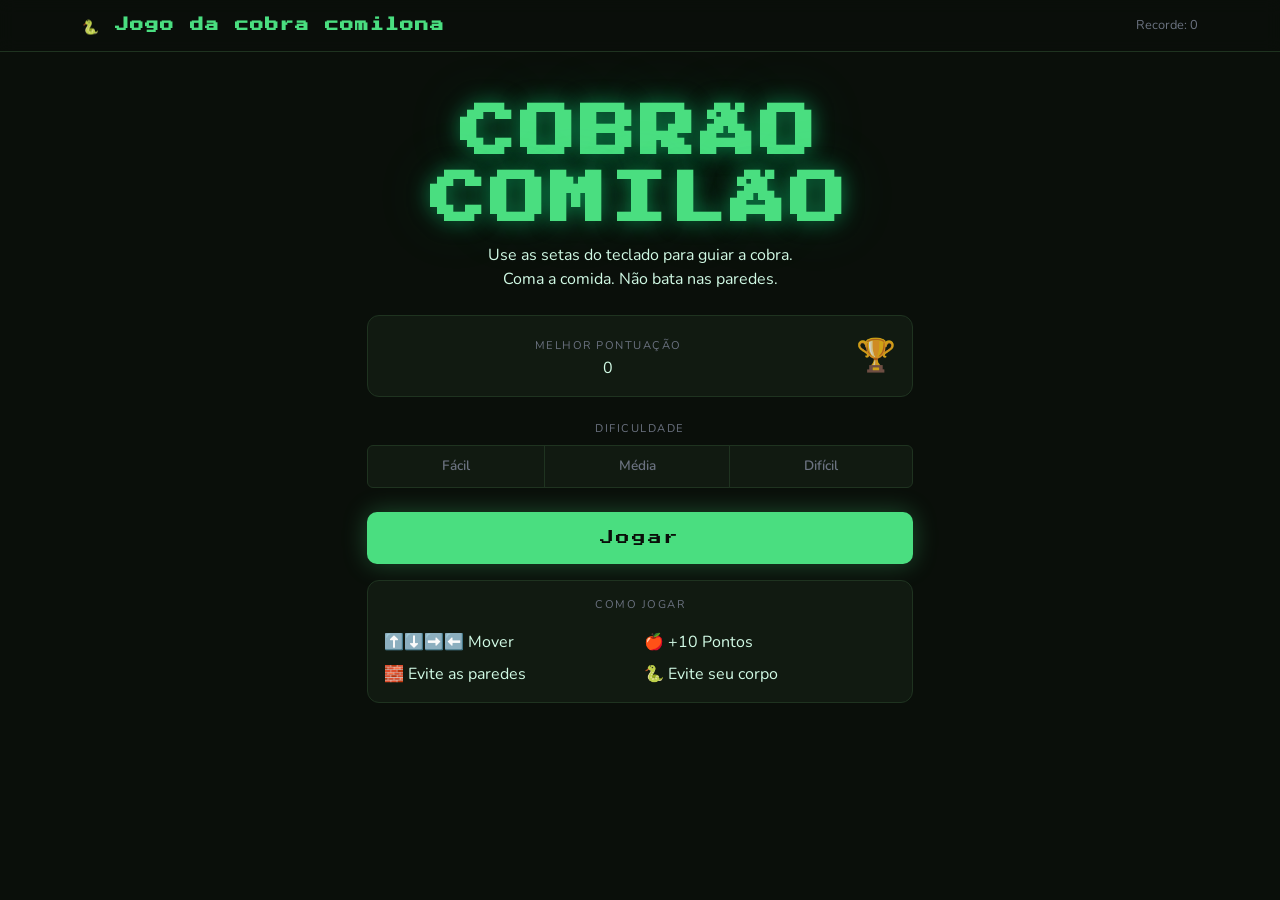
<file: index.html>
<!DOCTYPE html>
<html lang="en">
<head>
    <meta charset="UTF-8">
    <meta name="viewport" content="width=device-width, initial-scale=1.0">
    <title>SnakeMenu</title>
    <link rel="stylesheet" href="https://cdn.jsdelivr.net/npm/bootstrap@5.3.8/dist/css/bootstrap.min.css">
    <link rel="stylesheet" href="index.css">
</head>
<body>
    <header>
        <nav class="navbar navbar-dark">
            <div class="container">
                <span class="navbar-brand fw-bold fs-4">🐍 Jogo da cobra comilona </span>
                <span class="navbar-text" id="nav-recorde">Recorde: 0</span>
            </div>
        </nav>
    </header>

    <main class="container py-5">
        <div class="row justify-content-center">
            <div class="col-12 col-md-8 col-lg-6 text-center">
                <div class="titulo-bloco mb-4">
                    <h1 class="display-3 fw-bold titulo-jogo">COBRÃO COMILÃO</h1>
                    <p class="lead-subtitulo">Use as setas do teclado para guiar a cobra. <br> Coma a comida. Não bata nas paredes.</p>
                </div>
                <div class="card card-recorde mb-4">
                    <div class="card-body py-3">
                        <div class="row align-itens-center">
                            <div class="col">
                                <span class="label-card">Melhor pontuação</span>
                                <div class="valor recorde" id="recorde-display">0</div>
                            </div>
                            <div class="col-auto">
                                <span class="icone-trofeu">🏆</span>
                            </div>
                        </div>
                    </div>
                </div>
                <div class="mb-4">
                    <p class="label-secao mb-2">Dificuldade</p>
                    <div class="btn-group w-100" role="group">
                        <input type="radio" class="btn-check" name="dificuldade" id="facil" value="200">
                        <label class="btn btn-outline-dif" for="facil">Fácil</label>

                        <input type="radio" class="btn-check" name="dificuldade" id="media" value="130">
                        <label class="btn btn-outline-dif" for="media">Média</label>

                        <input type="radio" class="btn-check" name="dificuldade" id="dificil" value="70">
                        <label class="btn btn-outline-dif" for="dificil">Difícil</label>
                    </div>
                </div>
                <a href="jogo.html" class="btn btn-jogar w-100 mb-3" id="btn-jogar">Jogar</a>
                <div class="card card-instrucoes">
                    <div class="card-body">
                        <p class="label-card mb-3">Como jogar</p>
                        <div class="row g-2 text-start">
                            <div class="col-6"><div class="instrucoes-item">⬆️⬇️➡️⬅️   Mover</div></div>
                            <div class="col-6"><div class="instrucoes-item">🍎   +10 Pontos</div></div>
                            <div class="col-6"><div class="instrucoes-item">🧱   Evite as paredes</div></div>
                            <div class="col-6"><div class="instrucoes-item">🐍   Evite seu corpo</div></div>
                        </div>
                    </div>
                </div>
            </div>
        </div>
    </main>
    <script src="https://cdn.jsdelivr.net/npm/bootstrap@5.3.3/dist/js/bootstrap.bundle.min.js"></script>
    <script>
        const recorde = localStorage.getItem("cobra_recorde") || 0;
        document.getElementById("record-display").textContent = recorde;
        document.getElementById("nav-record").textContent = "Recorde: " + recorde

        document.getElementById("btn-jogar").addEventListener("click", () => {
            const dificuldadeSelecionada = document.querySelector('input[name="dificuldade"]:checked').value;
            localStorage.setItem("cobra_velocidade", dificuldadeSelecionada);
        })
    </script>
</body>
</html>
</file>
<file: index.css>
@import url('https://fonts.googleapis.com/css2?family=Nunito:ital,wght@0,200..1000;1,200..1000&family=Press+Start+2P&display=swap');

:root {
    --verde: #4ade80;
    --verde-escuro: #16A34A;
    --fundo: #0A0F0A;
    --fundo-card: #111A11;
    --borda: #1F3320;
    --texto: #D1FAE5;
    --esmaecido: #6B7280;
}

* {
    box-sizing: border-box;
    margin: 0;
    padding: 0;
}

body {
    font-family: "Nunito", sans-serif;
    background-color: var(--fundo);
    color: var(--texto);
    min-height: 100vh;
    background-image:
    radial-gradient(elipse at 20% 20%, rgba(74, 222, 128, 0.06) 0%, transparent 60%),
    radial-gradient(elipse at 80% 80%, rgba(22, 163, 74, 0.05) 0%, transparent 60%);
}


/*NAVBAR*/
.navbar {
    background: rgba(10, 15, 10, .9);
    border-bottom: 1px solid var(--borda);
    backdrop-filter: blur(8px);
}

.navbar-brand {
    font-family: "Press Start 2P", monospace;
    font-size: 0.85rem !important;
    color: var(--verde) !important;
    letter-spacing: 1px;
}

.navbar-text{
    font-size: 0.8rem;
    color:  var(--esmaecido)
}

/*TÍTULO*/
.titulo-jogo{
    font-family: "Press Start 2P", monospace;
    font-size: clamp(2rem, 8vw, 3.5rem) !important;
    color: var(--verde);
    text-shadow: 
        0 0 20px rgba(14, 222, 128, 0.5),
        0 0 60px rgba(14, 222, 128, 0.2);
        line-height: 1.2;
        letter-spacing: 4px;
}

.subtitulo{
    color: var(--esmaecido);
    font-size: 0.9rem;
    line-height: 1.7;
}

.card-recorde,
.card-instrucoes{
    background: var(--fundo-card);
    border: 1px solid var(--borda);
    border-radius: 12px;
    color: var(--texto);
}

.label-card{
    font-size: 0.7rem;
    text-transform: uppercase;
    letter-spacing: 1.5px;
    color: var(--esmaecido);
    margin-bottom: 4px;
}

.valor-recorde{
    font-family: "Press Start 2P", monospace;
    font-size: 1.8rem;
    color: var(--verde);
    line-height: 1;
}

.icone-trofeu{
    font-size: 32px;
    opacity: 0.8;
}

/*DIFICULDADE*/
.label-secao{
    font-size: 0.7rem;
    text-transform: uppercase;
    letter-spacing: 1.5px;
    color: var(--esmaecido);
}

.btn-outline-dif{
    background: var(--fundo-card);
    border-color: var(--borda);
    color: var(--esmaecido);
    font-weight: 600;
    font-size: 0.85rem;
    padding: 10px;
    transition: all 0.2s;
}

.btn-check:checked + .btn-outline-dif{
    background: var(--verde-escuro);
    border-color: var(--verde);
    color: #ffff;
}

.btn-outline-dif:hover{
    background: #1a2e1a !important;
    border-color: var(--verde) !important;
    color: var(--verde) !important;
}

.btn-jogar{
    font-family: "Press Start 2P",monospace;
    font-size: 0.85rem;
    background: var(--verde);
    color: #0A0F0A;
    border: none;
    border-radius: 10px;
    padding: 16px;
    letter-spacing: 2px;
    text-decoration: none;
    display: block;
    transition: all 0.2s;
    box-shadow: 0 0 24px rgba(74, 222, 128, 0.3);
}

.btn-jogar:hover{
    background: #89efac;
    color: #0a0a0a;
    box-shadow: 0 0 40px rgba(74, 222, 128, 0.5);
    transform: translateY(-2px);
}

/*INSTRUÇÕES*/
.instrucao-item{
    background: #0f1a0f;
    border: 1px solid var(--borda);
    border-radius: 8px;
    padding: 8px 12px;
    font-size: 0.82rem;
    color: var(--esmaecido);
}
</file>
